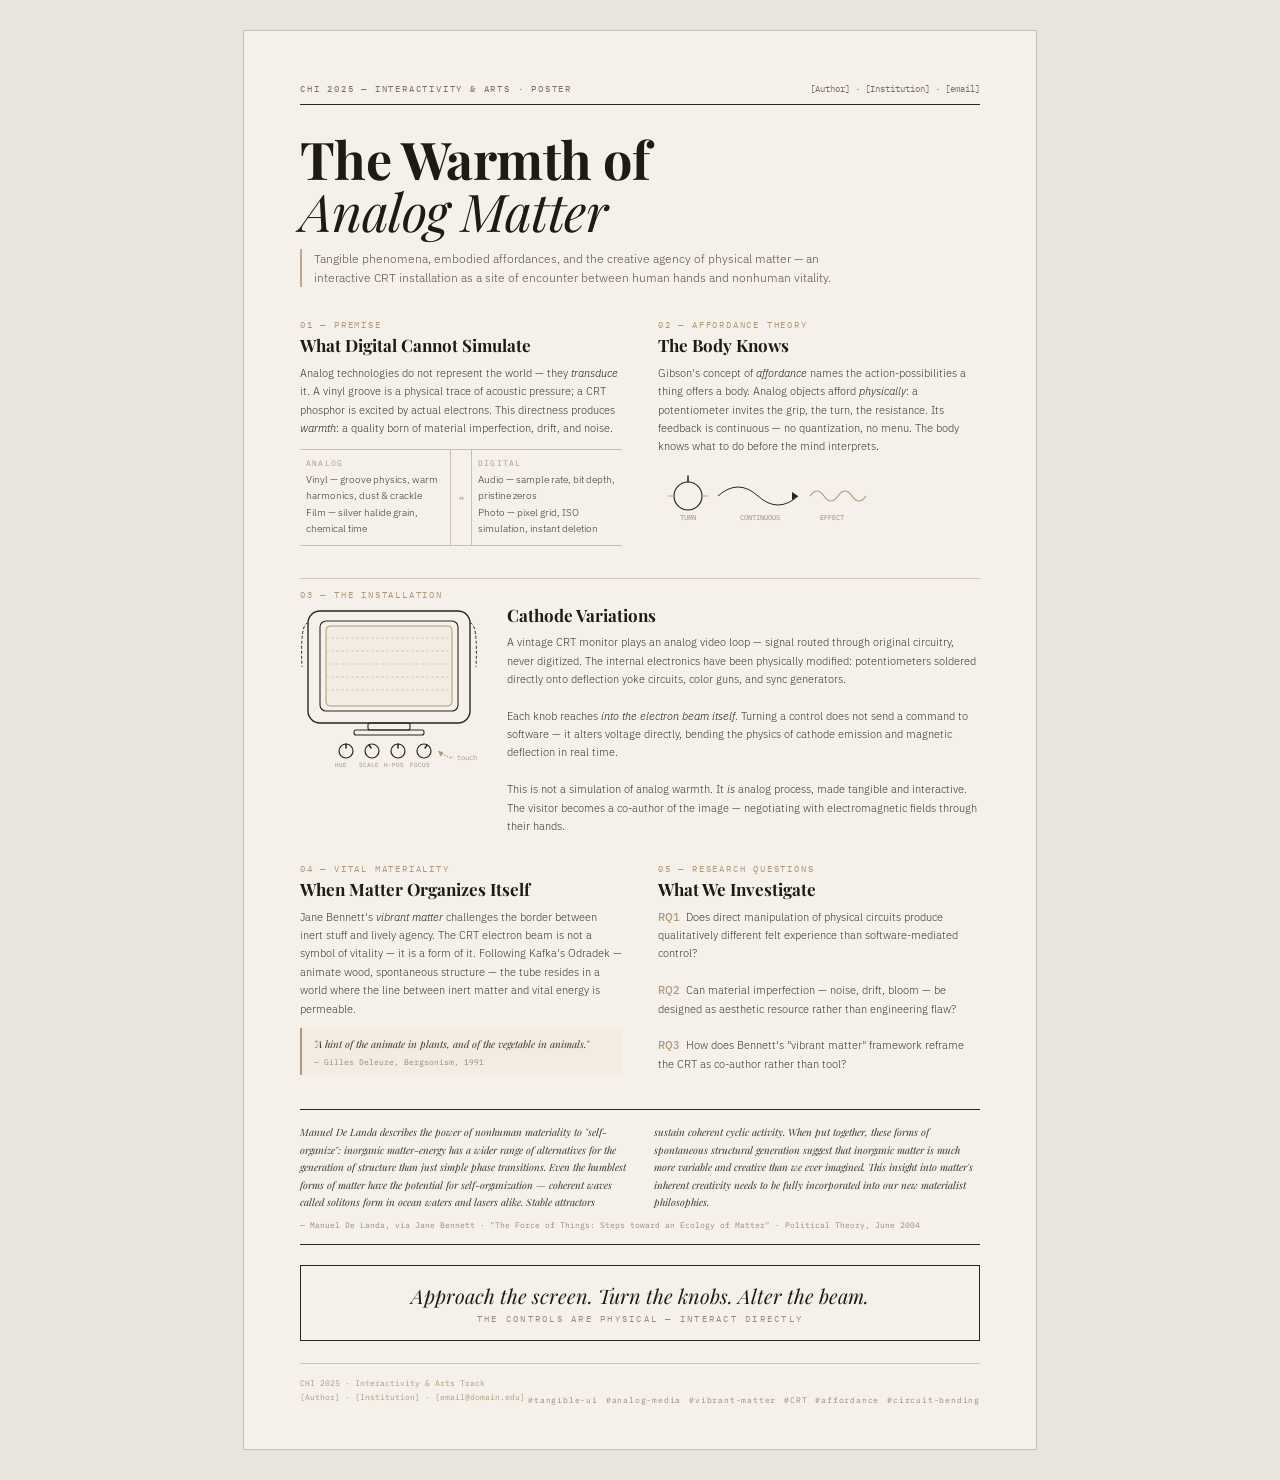
<file: assets/docs/crt-poster.html>
<!DOCTYPE html>
<html lang="en">
<head>
<meta charset="UTF-8">
<meta name="viewport" content="width=device-width, initial-scale=1.0">
<title>Analog Warmth — CHI Poster</title>
<link href="https://fonts.googleapis.com/css2?family=Playfair+Display:ital,wght@0,400;0,700;1,400&family=IBM+Plex+Mono:wght@400;500&family=IBM+Plex+Sans:ital,wght@0,300;0,400;1,300&display=swap" rel="stylesheet">
<style>
  * { margin: 0; padding: 0; box-sizing: border-box; }
  body {
    background: #e8e4de;
    display: flex;
    justify-content: center;
    padding: 30px;
    font-family: 'IBM Plex Sans', sans-serif;
  }
  .poster {
    width: 794px;
    min-height: 1123px;
    background: #f5f1ea;
    padding: 52px 56px 44px;
    border: 1px solid #c8c0b0;
  }
  .header {
    display: flex;
    justify-content: space-between;
    align-items: baseline;
    border-bottom: 1.5px solid #2a2520;
    padding-bottom: 10px;
    margin-bottom: 28px;
  }
  .chi-label {
    font-family: 'IBM Plex Mono', monospace;
    font-size: 9px;
    letter-spacing: 0.2em;
    text-transform: uppercase;
    color: #7a6f62;
  }
  .authors {
    font-family: 'IBM Plex Mono', monospace;
    font-size: 9px;
    color: #7a6f62;
    text-align: right;
  }
  .title-block { margin-bottom: 32px; }
  .main-title {
    font-family: 'Playfair Display', serif;
    font-size: 52px;
    font-weight: 700;
    color: #1e1a16;
    line-height: 1.0;
    margin-bottom: 12px;
    letter-spacing: -0.01em;
  }
  .main-title em { font-style: italic; font-weight: 400; }
  .subtitle {
    font-size: 12px;
    font-weight: 300;
    color: #5a5048;
    line-height: 1.6;
    max-width: 560px;
    border-left: 2px solid #c0a882;
    padding-left: 12px;
  }
  .body-grid {
    display: grid;
    grid-template-columns: 1fr 1fr;
    gap: 28px 36px;
    margin-bottom: 24px;
  }
  .full { grid-column: 1 / -1; }
  .section-num {
    font-family: 'IBM Plex Mono', monospace;
    font-size: 9px;
    letter-spacing: 0.2em;
    color: #b09878;
    text-transform: uppercase;
    margin-bottom: 5px;
  }
  .section-title {
    font-family: 'Playfair Display', serif;
    font-size: 17px;
    font-weight: 700;
    color: #1e1a16;
    margin-bottom: 8px;
    line-height: 1.2;
  }
  .body-text {
    font-size: 10.5px;
    font-weight: 300;
    color: #3c3530;
    line-height: 1.75;
  }
  .body-text em { font-style: italic; color: #1e1a16; }
  .rule { height: 1px; background: #d0c8bc; margin: 4px 0 10px; }
  .compare {
    display: grid;
    grid-template-columns: 1fr 20px 1fr;
    margin-top: 12px;
    border-top: 1px solid #c8c0b0;
    border-bottom: 1px solid #c8c0b0;
  }
  .compare-col { padding: 8px 6px; }
  .compare-col.analog { border-right: 1px solid #c8c0b0; }
  .compare-col.digital { border-left: 1px solid #c8c0b0; }
  .vs-col {
    display: flex; align-items: center; justify-content: center;
    font-family: 'IBM Plex Mono', monospace; font-size: 8px; color: #b09878;
  }
  .compare-head {
    font-family: 'IBM Plex Mono', monospace; font-size: 8px;
    letter-spacing: 0.15em; text-transform: uppercase; color: #b09878; margin-bottom: 4px;
  }
  .compare-row { font-size: 9.5px; color: #3c3530; line-height: 1.7; font-weight: 300; }
  .quote { border-left: 2px solid #b09878; padding: 8px 12px; margin: 10px 0; background: rgba(192,168,130,0.07); }
  .quote-text { font-family: 'Playfair Display', serif; font-size: 10px; font-style: italic; color: #3c3530; line-height: 1.65; }
  .quote-source { font-family: 'IBM Plex Mono', monospace; font-size: 8px; color: #9a8878; margin-top: 5px; }
  .install-section { display: grid; grid-template-columns: 185px 1fr; gap: 22px; align-items: start; }
  .wide-quote {
    border-top: 1.5px solid #2a2520; border-bottom: 1.5px solid #2a2520;
    padding: 14px 0; margin: 20px 0;
  }
  .wide-quote-text {
    font-family: 'Playfair Display', serif; font-size: 10px; font-style: italic;
    color: #3c3530; line-height: 1.75; column-count: 2; column-gap: 28px;
  }
  .wide-quote-source { font-family: 'IBM Plex Mono', monospace; font-size: 8px; color: #9a8878; margin-top: 8px; }
  .cta { text-align: center; padding: 16px; border: 1.5px solid #2a2520; margin-bottom: 22px; }
  .cta-main { font-family: 'Playfair Display', serif; font-size: 20px; font-style: italic; color: #1e1a16; margin-bottom: 4px; }
  .cta-sub { font-family: 'IBM Plex Mono', monospace; font-size: 9px; letter-spacing: 0.25em; text-transform: uppercase; color: #9a8878; }
  .footer { border-top: 1px solid #c8c0b0; padding-top: 12px; display: flex; justify-content: space-between; align-items: flex-end; }
  .footer-text { font-family: 'IBM Plex Mono', monospace; font-size: 8px; color: #b09878; line-height: 1.8; }
  .tags { display: flex; gap: 8px; flex-wrap: wrap; justify-content: flex-end; }
  .tag { font-family: 'IBM Plex Mono', monospace; font-size: 8px; color: #9a8878; letter-spacing: 0.1em; }
</style>
</head>
<body>
<div class="poster">

  <div class="header">
    <div class="chi-label">CHI 2025 — Interactivity &amp; Arts · Poster</div>
    <div class="authors">[Author] · [Institution] · [email]</div>
  </div>

  <div class="title-block">
    <div class="main-title">The Warmth of<br><em>Analog Matter</em></div>
    <div class="subtitle">
      Tangible phenomena, embodied affordances, and the creative agency of physical matter —
      an interactive CRT installation as a site of encounter between human hands and nonhuman vitality.
    </div>
  </div>

  <div class="body-grid">

    <div class="section">
      <div class="section-num">01 — Premise</div>
      <div class="section-title">What Digital Cannot Simulate</div>
      <div class="body-text">
        Analog technologies do not represent the world — they <em>transduce</em> it. A vinyl groove is a physical trace of acoustic pressure; a CRT phosphor is excited by actual electrons. This directness produces <em>warmth</em>: a quality born of material imperfection, drift, and noise.
      </div>
      <div class="compare">
        <div class="compare-col analog">
          <div class="compare-head">Analog</div>
          <div class="compare-row">Vinyl — groove physics, warm harmonics, dust &amp; crackle<br>Film — silver halide grain, chemical time</div>
        </div>
        <div class="vs-col">↔</div>
        <div class="compare-col digital">
          <div class="compare-head">Digital</div>
          <div class="compare-row">Audio — sample rate, bit depth, pristine zeros<br>Photo — pixel grid, ISO simulation, instant deletion</div>
        </div>
      </div>
    </div>

    <div class="section">
      <div class="section-num">02 — Affordance Theory</div>
      <div class="section-title">The Body Knows</div>
      <div class="body-text">
        Gibson's concept of <em>affordance</em> names the action-possibilities a thing offers a body. Analog objects afford <em>physically</em>: a potentiometer invites the grip, the turn, the resistance. Its feedback is continuous — no quantization, no menu. The body knows what to do before the mind interprets.
      </div>
      <svg width="220" height="60" viewBox="0 0 220 60" style="margin-top:12px;display:block;" fill="none" xmlns="http://www.w3.org/2000/svg">
        <circle cx="30" cy="28" r="14" stroke="#2a2520" stroke-width="1.2"/>
        <line x1="30" y1="14" x2="30" y2="8" stroke="#2a2520" stroke-width="1.5" stroke-linecap="round"/>
        <line x1="44" y1="28" x2="50" y2="28" stroke="#c0a882" stroke-width="1"/>
        <line x1="16" y1="28" x2="10" y2="28" stroke="#c0a882" stroke-width="1"/>
        <path d="M60 28 Q80 10 100 28 Q120 46 140 28" stroke="#2a2520" stroke-width="1"/>
        <polygon points="140,28 134,24 134,32" fill="#2a2520"/>
        <path d="M152 28 Q159 18 166 28 Q173 38 180 28 Q187 18 194 28 Q201 38 208 28" stroke="#b09878" stroke-width="1.2"/>
        <text x="22" y="52" font-family="IBM Plex Mono" font-size="7" fill="#9a8878">TURN</text>
        <text x="82" y="52" font-family="IBM Plex Mono" font-size="7" fill="#9a8878">CONTINUOUS</text>
        <text x="162" y="52" font-family="IBM Plex Mono" font-size="7" fill="#9a8878">EFFECT</text>
      </svg>
    </div>

    <div class="section full">
      <div class="rule"></div>
      <div class="section-num">03 — The Installation</div>
      <div class="install-section">
        <svg viewBox="0 0 185 168" fill="none" xmlns="http://www.w3.org/2000/svg">
          <!-- CRT body -->
          <rect x="8" y="6" width="162" height="112" rx="12" stroke="#2a2520" stroke-width="1.4"/>
          <!-- Screen bezel -->
          <rect x="20" y="16" width="138" height="90" rx="6" stroke="#2a2520" stroke-width="1.1"/>
          <!-- Screen face -->
          <rect x="26" y="21" width="126" height="80" rx="4" stroke="#b09878" stroke-width="1" fill="rgba(192,168,130,0.07)"/>
          <!-- Scanlines -->
          <line x1="26" y1="33" x2="152" y2="33" stroke="#c0a882" stroke-width="0.5" stroke-dasharray="3 2"/>
          <line x1="26" y1="46" x2="152" y2="46" stroke="#c0a882" stroke-width="0.5" stroke-dasharray="3 2"/>
          <line x1="26" y1="59" x2="152" y2="59" stroke="#c0a882" stroke-width="0.5" stroke-dasharray="3 2"/>
          <line x1="26" y1="72" x2="152" y2="72" stroke="#c0a882" stroke-width="0.5" stroke-dasharray="3 2"/>
          <line x1="26" y1="85" x2="152" y2="85" stroke="#c0a882" stroke-width="0.5" stroke-dasharray="3 2"/>
          <!-- CRT back taper -->
          <path d="M8 18 Q0 18 2 62" stroke="#2a2520" stroke-width="1" stroke-dasharray="3 2"/>
          <path d="M170 18 Q178 18 176 62" stroke="#2a2520" stroke-width="1" stroke-dasharray="3 2"/>
          <!-- Stand -->
          <rect x="68" y="118" width="42" height="7" rx="2" stroke="#2a2520" stroke-width="1.1"/>
          <rect x="54" y="125" width="70" height="5" rx="2" stroke="#2a2520" stroke-width="1.1"/>
          <!-- 4 knobs -->
          <circle cx="46" cy="146" r="7" stroke="#2a2520" stroke-width="1.2"/>
          <line x1="46" y1="139" x2="46" y2="143" stroke="#2a2520" stroke-width="1.5" stroke-linecap="round"/>
          <circle cx="72" cy="146" r="7" stroke="#2a2520" stroke-width="1.2"/>
          <line x1="69" y1="140" x2="71" y2="143" stroke="#2a2520" stroke-width="1.5" stroke-linecap="round"/>
          <circle cx="98" cy="146" r="7" stroke="#2a2520" stroke-width="1.2"/>
          <line x1="98" y1="139" x2="98" y2="143" stroke="#2a2520" stroke-width="1.5" stroke-linecap="round"/>
          <circle cx="124" cy="146" r="7" stroke="#2a2520" stroke-width="1.2"/>
          <line x1="127" y1="140" x2="125" y2="143" stroke="#2a2520" stroke-width="1.5" stroke-linecap="round"/>
          <!-- Labels -->
          <text x="35" y="162" font-family="IBM Plex Mono" font-size="6" fill="#9a8878">HUE</text>
          <text x="59" y="162" font-family="IBM Plex Mono" font-size="6" fill="#9a8878">SCALE</text>
          <text x="84" y="162" font-family="IBM Plex Mono" font-size="6" fill="#9a8878">H-POS</text>
          <text x="110" y="162" font-family="IBM Plex Mono" font-size="6" fill="#9a8878">FOCUS</text>
          <!-- Touch arrow -->
          <path d="M148 152 L138 146" stroke="#b09878" stroke-width="1" stroke-dasharray="2 1"/>
          <polygon points="138,146 143,147 141,152" fill="#b09878"/>
          <text x="149" y="155" font-family="IBM Plex Mono" font-size="6.5" fill="#b09878">← touch</text>
        </svg>

        <div>
          <div class="section-title">Cathode Variations</div>
          <div class="body-text">
            A vintage CRT monitor plays an analog video loop — signal routed through original circuitry, never digitized. The internal electronics have been physically modified: potentiometers soldered directly onto deflection yoke circuits, color guns, and sync generators.
            <br><br>
            Each knob reaches <em>into the electron beam itself</em>. Turning a control does not send a command to software — it alters voltage directly, bending the physics of cathode emission and magnetic deflection in real time.
            <br><br>
            This is not a simulation of analog warmth. It <em>is</em> analog process, made tangible and interactive. The visitor becomes a co-author of the image — negotiating with electromagnetic fields through their hands.
          </div>
        </div>
      </div>
    </div>

    <div class="section">
      <div class="section-num">04 — Vital Materiality</div>
      <div class="section-title">When Matter Organizes Itself</div>
      <div class="body-text">
        Jane Bennett's <em>vibrant matter</em> challenges the border between inert stuff and lively agency. The CRT electron beam is not a symbol of vitality — it is a form of it. Following Kafka's Odradek — animate wood, spontaneous structure — the tube resides in a world where the line between inert matter and vital energy is permeable.
      </div>
      <div class="quote" style="margin-top:10px;">
        <div class="quote-text">"A hint of the animate in plants, and of the vegetable in animals."</div>
        <div class="quote-source">— Gilles Deleuze, Bergsonism, 1991</div>
      </div>
    </div>

    <div class="section">
      <div class="section-num">05 — Research Questions</div>
      <div class="section-title">What We Investigate</div>
      <div class="body-text">
        <strong style="font-weight:500;color:#b09878;">RQ1</strong> &nbsp;Does direct manipulation of physical circuits produce qualitatively different felt experience than software-mediated control?
        <br><br>
        <strong style="font-weight:500;color:#b09878;">RQ2</strong> &nbsp;Can material imperfection — noise, drift, bloom — be designed as aesthetic resource rather than engineering flaw?
        <br><br>
        <strong style="font-weight:500;color:#b09878;">RQ3</strong> &nbsp;How does Bennett's "vibrant matter" framework reframe the CRT as co-author rather than tool?
      </div>
    </div>

  </div>

  <div class="wide-quote">
    <div class="wide-quote-text">
      Manuel De Landa describes the power of nonhuman materiality to "self-organize": inorganic matter-energy has a wider range of alternatives for the generation of structure than just simple phase transitions. Even the humblest forms of matter have the potential for self-organization — coherent waves called solitons form in ocean waters and lasers alike. Stable attractors sustain coherent cyclic activity. When put together, these forms of spontaneous structural generation suggest that inorganic matter is much more variable and creative than we ever imagined. This insight into matter's inherent creativity needs to be fully incorporated into our new materialist philosophies.
    </div>
    <div class="wide-quote-source">— Manuel De Landa, via Jane Bennett · "The Force of Things: Steps toward an Ecology of Matter" · Political Theory, June 2004</div>
  </div>

  <div class="cta">
    <div class="cta-main">Approach the screen. Turn the knobs. Alter the beam.</div>
    <div class="cta-sub">The controls are physical — interact directly</div>
  </div>

  <div class="footer">
    <div class="footer-text">
      CHI 2025 · Interactivity &amp; Arts Track<br>
      [Author] · [Institution] · [email@domain.edu]
    </div>
    <div class="tags">
      <span class="tag">#tangible-ui</span>
      <span class="tag">#analog-media</span>
      <span class="tag">#vibrant-matter</span>
      <span class="tag">#CRT</span>
      <span class="tag">#affordance</span>
      <span class="tag">#circuit-bending</span>
    </div>
  </div>

</div>
</body>
</html>
</file>
